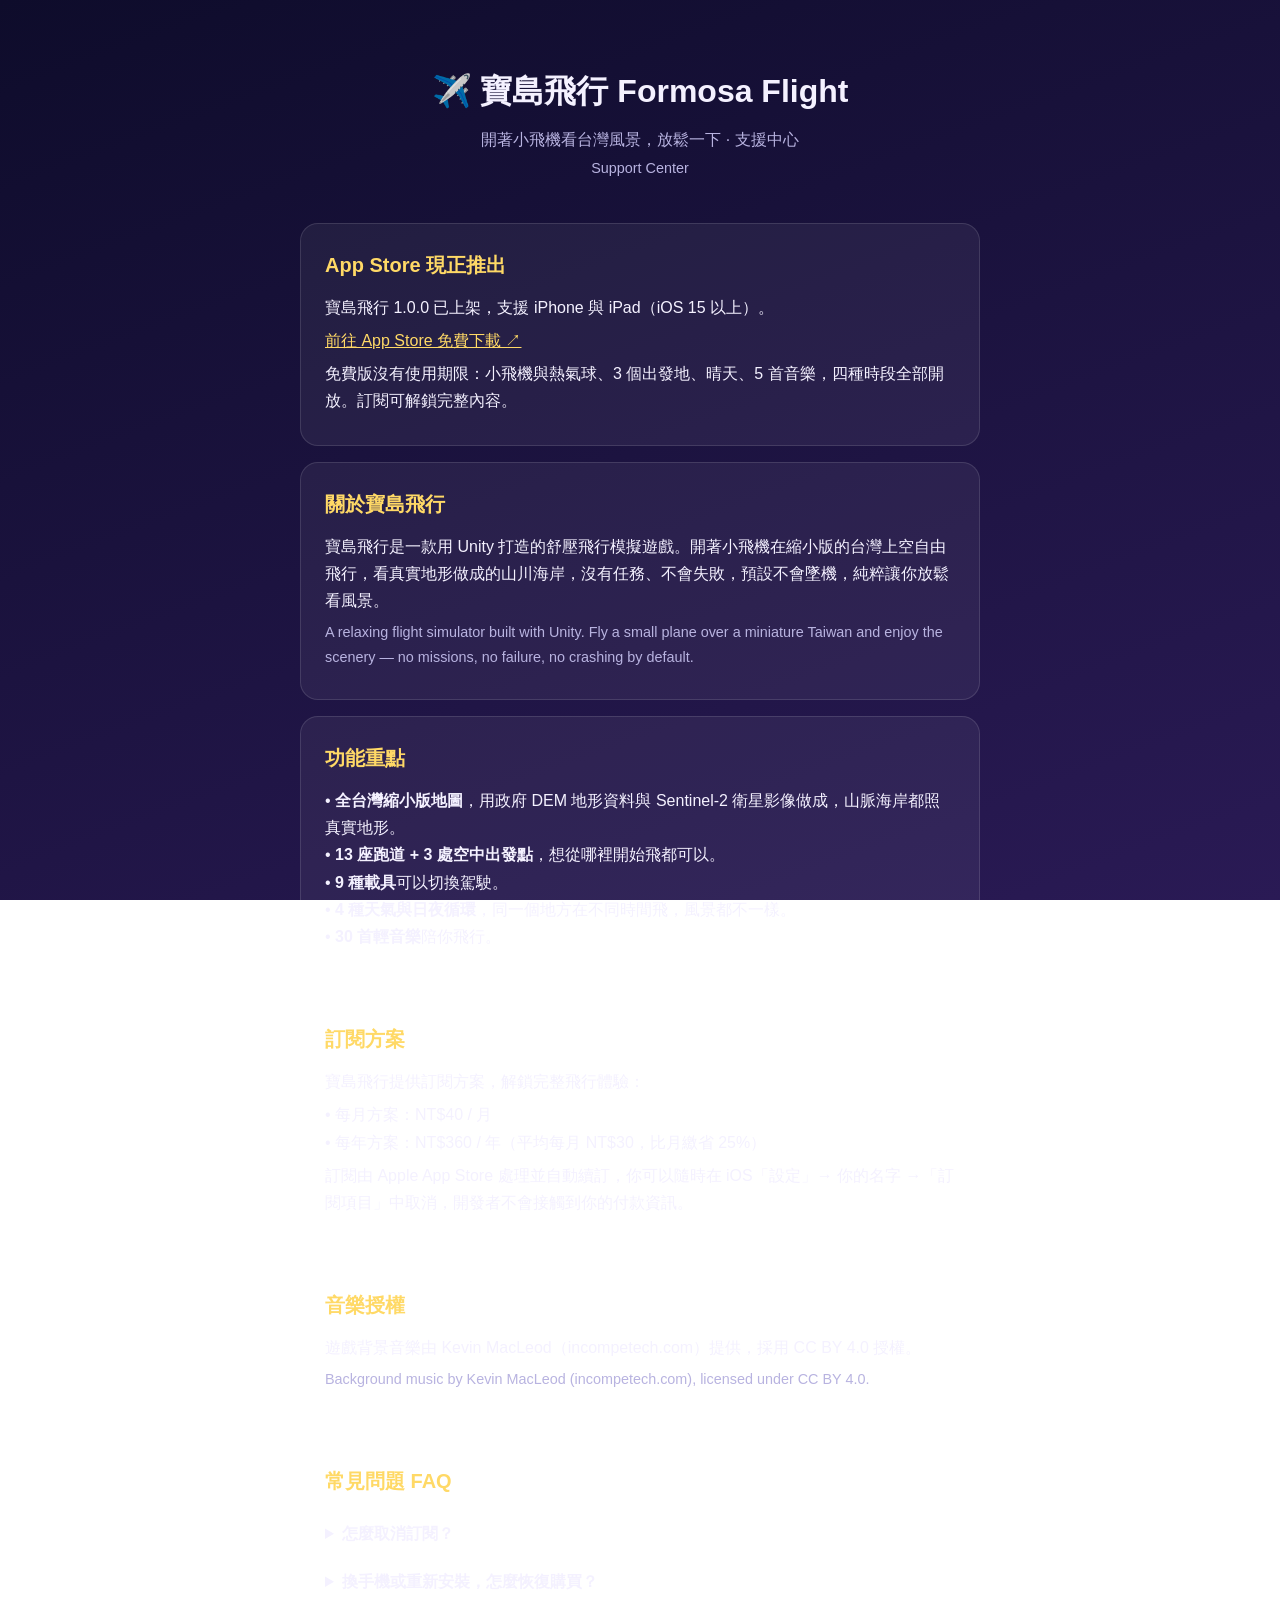
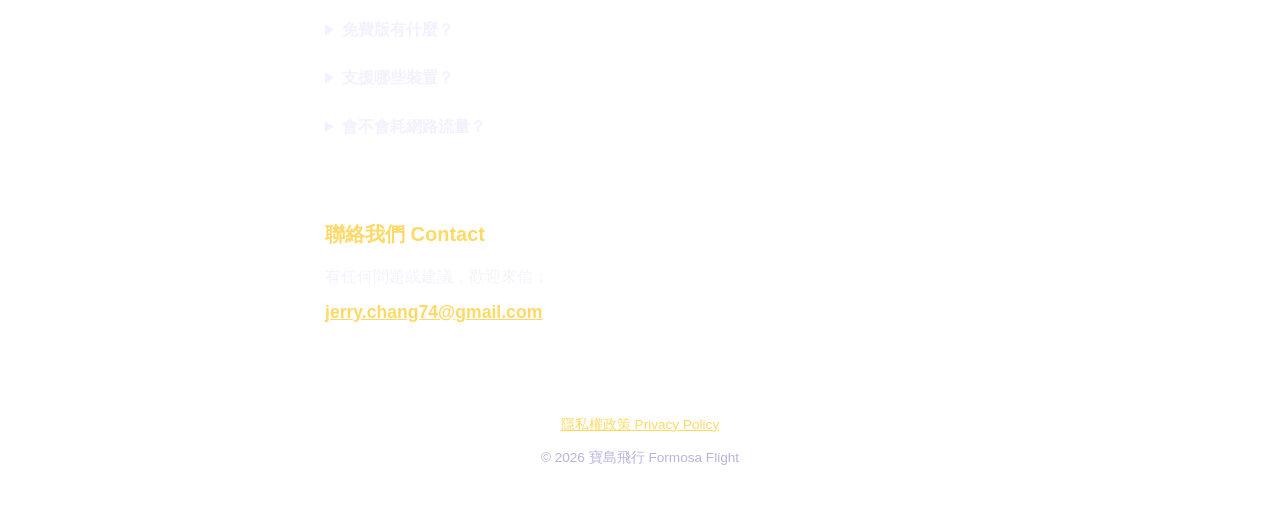
<file: index.html>
<!DOCTYPE html>
<html lang="zh-Hant">
<head>
<meta charset="UTF-8">
<meta http-equiv="Content-Security-Policy" content="default-src 'self'; script-src 'none'; style-src 'self'; img-src 'self' data:; object-src 'none'; base-uri 'self'; form-action 'none'; frame-ancestors 'none'; upgrade-insecure-requests">
<meta name="viewport" content="width=device-width, initial-scale=1.0">
<title>寶島飛行 Formosa Flight — 支援中心</title>
<link rel="stylesheet" href="style.css">
</head>
<body>
<div class="wrap">
  <header>
    <h1>✈️ 寶島飛行 Formosa Flight</h1>
    <p>開著小飛機看台灣風景，放鬆一下 · 支援中心<br><span class="en">Support Center</span></p>
  </header>

  <div class="card">
    <h2>App Store 現正推出</h2>
    <p>寶島飛行 1.0.0 已上架，支援 iPhone 與 iPad（iOS 15 以上）。</p>
    <p><a href="https://apps.apple.com/tw/app/id6815267226" target="_blank" rel="noopener noreferrer">前往 App Store 免費下載 ↗</a></p>
    <p>免費版沒有使用期限：小飛機與熱氣球、3 個出發地、晴天、5 首音樂，四種時段全部開放。訂閱可解鎖完整內容。</p>
  </div>

  <div class="card">
    <h2>關於寶島飛行</h2>
    <p>寶島飛行是一款用 Unity 打造的舒壓飛行模擬遊戲。開著小飛機在縮小版的台灣上空自由飛行，看真實地形做成的山川海岸，沒有任務、不會失敗，預設不會墜機，純粹讓你放鬆看風景。</p>
    <p class="en">A relaxing flight simulator built with Unity. Fly a small plane over a miniature Taiwan and enjoy the scenery — no missions, no failure, no crashing by default.</p>
  </div>

  <div class="card">
    <h2>功能重點</h2>
    <p>• <strong>全台灣縮小版地圖</strong>，用政府 DEM 地形資料與 Sentinel-2 衛星影像做成，山脈海岸都照真實地形。<br>
    • <strong>13 座跑道 + 3 處空中出發點</strong>，想從哪裡開始飛都可以。<br>
    • <strong>9 種載具</strong>可以切換駕駛。<br>
    • <strong>4 種天氣與日夜循環</strong>，同一個地方在不同時間飛，風景都不一樣。<br>
    • <strong>30 首輕音樂</strong>陪你飛行。</p>
  </div>

  <div class="card">
    <h2>訂閱方案</h2>
    <p>寶島飛行提供訂閱方案，解鎖完整飛行體驗：</p>
    <p>• 每月方案：NT$40 / 月<br>
    • 每年方案：NT$360 / 年（平均每月 NT$30，比月繳省 25%）</p>
    <p>訂閱由 Apple App Store 處理並自動續訂，你可以隨時在 iOS「設定」→ 你的名字 →「訂閱項目」中取消，開發者不會接觸到你的付款資訊。</p>
  </div>

  <div class="card">
    <h2>音樂授權</h2>
    <p>遊戲背景音樂由 Kevin MacLeod（incompetech.com）提供，採用 CC BY 4.0 授權。</p>
    <p class="en">Background music by Kevin MacLeod (incompetech.com), licensed under CC BY 4.0.</p>
  </div>

  <div class="card">
    <h2>常見問題 FAQ</h2>
    <details><summary>怎麼取消訂閱？</summary>
      <p>打開 iPhone／iPad 的「設定」→ 點你的名字 →「訂閱項目」→ 選「寶島飛行」→ 取消訂閱。<br>
      <span class="en">Settings → your name → Subscriptions → Formosa Flight → Cancel.</span></p></details>
    <details><summary>換手機或重新安裝，怎麼恢復購買？</summary>
      <p>打開遊戲，在主選單點「訂閱方案」→「恢復購買」，用原本購買時的 Apple ID 即可。<br>
      <span class="en">Open the game, tap "Subscription" on the main menu, then "Restore Purchases", signed in with the original Apple ID.</span></p></details>
    <details><summary>免費版有什麼？</summary>
      <p><strong>免費版</strong>（不用付費、沒有使用期限）：<br>
      • 載具 2 種：小飛機、熱氣球<br>
      • 出發地 3 處：松山機場、台中清泉崗、台東機場<br>
      • 天氣：晴天<br>
      • 音樂：5 首<br>
      • 時段：清晨、白天、傍晚、夜晚，四種全部開放</p>
      <p><strong>訂閱後解鎖</strong>：<br>
      • 載具 9 種（多了噴射機、滑翔翼、水上飛機、直升機、客機、雙翼機、飛碟）<br>
      • 出發地 16 處（全台 13 座跑道 + 3 處空中景點：台北上空、日月潭、玉山雲海）<br>
      • 天氣 4 種（多了雨天、雲海、濃霧）<br>
      • 音樂 30 首</p></details>
    <details><summary>支援哪些裝置？</summary>
      <p>支援 iPhone 與 iPad，需要 iOS 15 以上，遊戲畫面為橫向設計。</p></details>
    <details><summary>會不會耗網路流量？</summary>
      <p>不會。寶島飛行完全單機運作，地形與音樂資料都已經包在 App 安裝檔裡，遊玩時不需要連網，也不會額外耗用流量。</p></details>
  </div>

  <div class="card">
    <h2>聯絡我們 Contact</h2>
    <p>有任何問題或建議，歡迎來信：</p>
    <p class="email"><a href="mailto:jerry.chang74@gmail.com">jerry.chang74@gmail.com</a></p>
  </div>

  <footer>
    <p><a href="privacy.html">隱私權政策 Privacy Policy</a></p>
    <p>© 2026 寶島飛行 Formosa Flight</p>
  </footer>
</div>
</body>
</html>
</file>
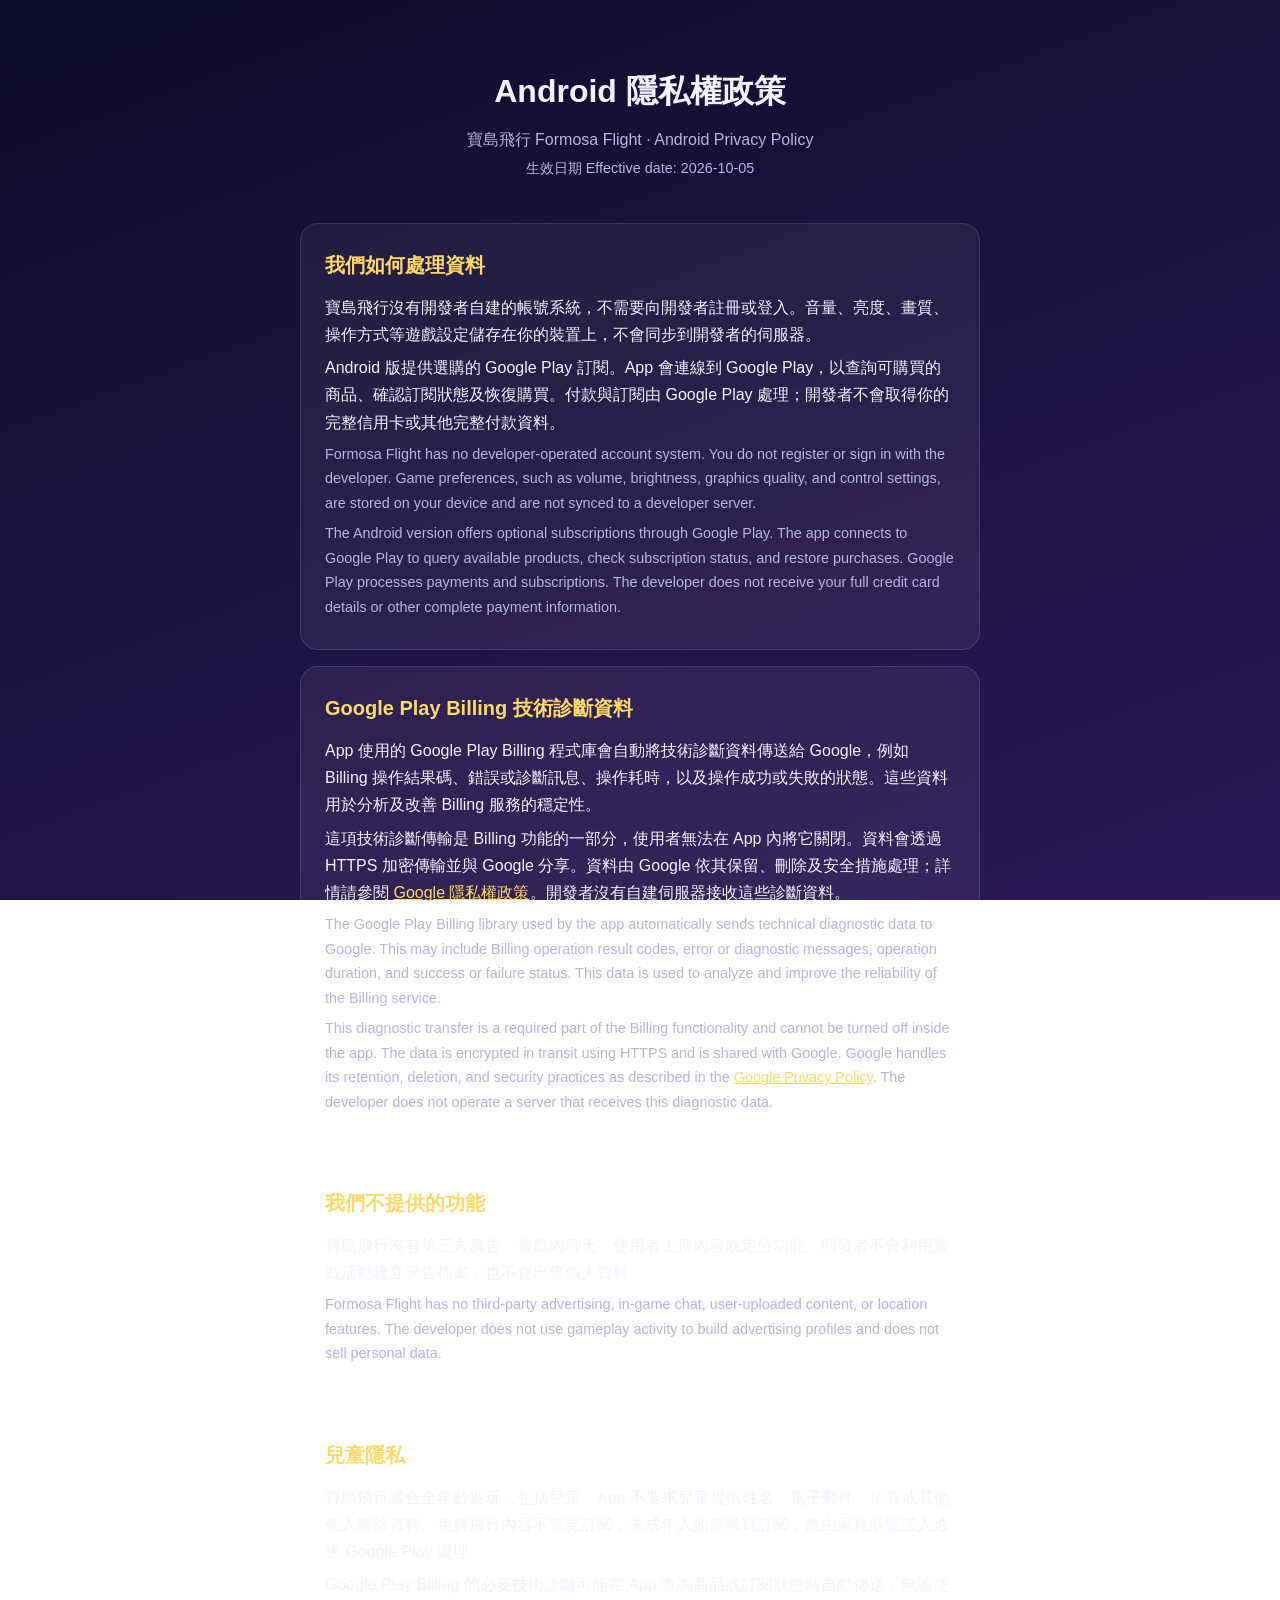
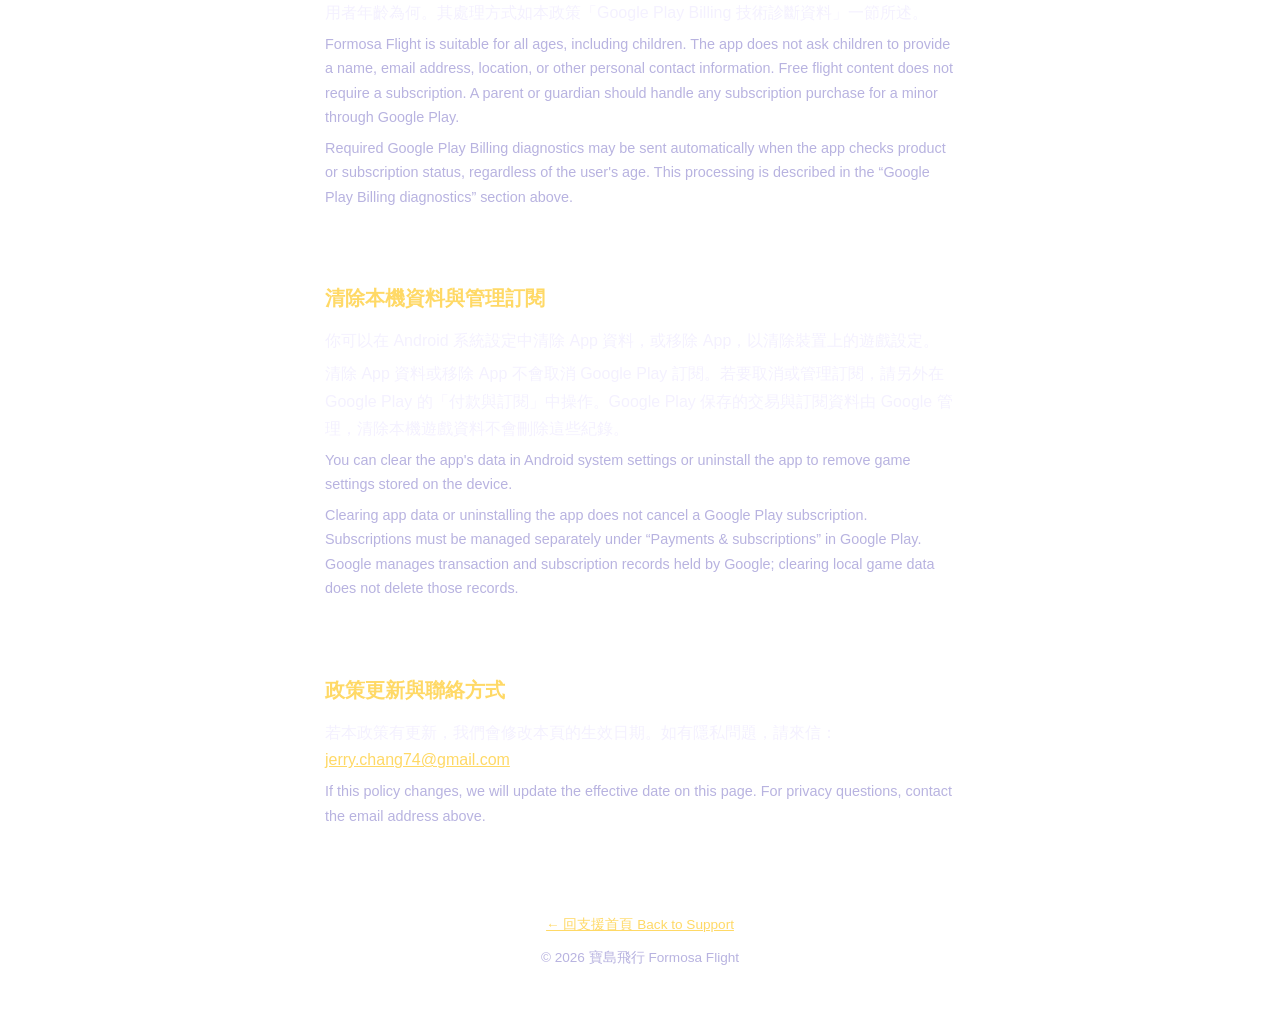
<file: android-privacy.html>
<!DOCTYPE html>
<html lang="zh-Hant">
<head>
<meta charset="UTF-8">
<meta http-equiv="Content-Security-Policy" content="default-src 'self'; script-src 'none'; style-src 'self'; img-src 'self' data:; object-src 'none'; base-uri 'self'; form-action 'none'; frame-ancestors 'none'; upgrade-insecure-requests">
<meta name="viewport" content="width=device-width, initial-scale=1.0">
<title>寶島飛行 Formosa Flight — Android 隱私權政策</title>
<link rel="stylesheet" href="style.css">
</head>
<body>
<div class="wrap">
  <header>
    <h1>Android 隱私權政策</h1>
    <p>寶島飛行 Formosa Flight · Android Privacy Policy<br><span class="en">生效日期 Effective date: 2026-10-05</span></p>
  </header>

  <div class="card">
    <h2>我們如何處理資料</h2>
    <p>寶島飛行沒有開發者自建的帳號系統，不需要向開發者註冊或登入。音量、亮度、畫質、操作方式等遊戲設定儲存在你的裝置上，不會同步到開發者的伺服器。</p>
    <p>Android 版提供選購的 Google Play 訂閱。App 會連線到 Google Play，以查詢可購買的商品、確認訂閱狀態及恢復購買。付款與訂閱由 Google Play 處理；開發者不會取得你的完整信用卡或其他完整付款資料。</p>
    <p class="en">Formosa Flight has no developer-operated account system. You do not register or sign in with the developer. Game preferences, such as volume, brightness, graphics quality, and control settings, are stored on your device and are not synced to a developer server.</p>
    <p class="en">The Android version offers optional subscriptions through Google Play. The app connects to Google Play to query available products, check subscription status, and restore purchases. Google Play processes payments and subscriptions. The developer does not receive your full credit card details or other complete payment information.</p>
  </div>

  <div class="card">
    <h2>Google Play Billing 技術診斷資料</h2>
    <p>App 使用的 Google Play Billing 程式庫會自動將技術診斷資料傳送給 Google，例如 Billing 操作結果碼、錯誤或診斷訊息、操作耗時，以及操作成功或失敗的狀態。這些資料用於分析及改善 Billing 服務的穩定性。</p>
    <p>這項技術診斷傳輸是 Billing 功能的一部分，使用者無法在 App 內將它關閉。資料會透過 HTTPS 加密傳輸並與 Google 分享。資料由 Google 依其保留、刪除及安全措施處理；詳情請參閱 <a href="https://policies.google.com/privacy" target="_blank" rel="noopener noreferrer">Google 隱私權政策</a>。開發者沒有自建伺服器接收這些診斷資料。</p>
    <p class="en">The Google Play Billing library used by the app automatically sends technical diagnostic data to Google. This may include Billing operation result codes, error or diagnostic messages, operation duration, and success or failure status. This data is used to analyze and improve the reliability of the Billing service.</p>
    <p class="en">This diagnostic transfer is a required part of the Billing functionality and cannot be turned off inside the app. The data is encrypted in transit using HTTPS and is shared with Google. Google handles its retention, deletion, and security practices as described in the <a href="https://policies.google.com/privacy" target="_blank" rel="noopener noreferrer">Google Privacy Policy</a>. The developer does not operate a server that receives this diagnostic data.</p>
  </div>

  <div class="card">
    <h2>我們不提供的功能</h2>
    <p>寶島飛行沒有第三方廣告、遊戲內聊天、使用者上傳內容或定位功能。開發者不會利用遊戲活動建立廣告檔案，也不會出售個人資料。</p>
    <p class="en">Formosa Flight has no third-party advertising, in-game chat, user-uploaded content, or location features. The developer does not use gameplay activity to build advertising profiles and does not sell personal data.</p>
  </div>

  <div class="card">
    <h2>兒童隱私</h2>
    <p>寶島飛行適合全年齡遊玩，包括兒童。App 不要求兒童提供姓名、電子郵件、位置或其他個人聯絡資料。免費飛行內容不需要訂閱；未成年人如需購買訂閱，應由家長或監護人透過 Google Play 處理。</p>
    <p>Google Play Billing 的必要技術診斷可能在 App 查詢商品或訂閱狀態時自動傳送，無論使用者年齡為何。其處理方式如本政策「Google Play Billing 技術診斷資料」一節所述。</p>
    <p class="en">Formosa Flight is suitable for all ages, including children. The app does not ask children to provide a name, email address, location, or other personal contact information. Free flight content does not require a subscription. A parent or guardian should handle any subscription purchase for a minor through Google Play.</p>
    <p class="en">Required Google Play Billing diagnostics may be sent automatically when the app checks product or subscription status, regardless of the user's age. This processing is described in the “Google Play Billing diagnostics” section above.</p>
  </div>

  <div class="card">
    <h2>清除本機資料與管理訂閱</h2>
    <p>你可以在 Android 系統設定中清除 App 資料，或移除 App，以清除裝置上的遊戲設定。</p>
    <p>清除 App 資料或移除 App 不會取消 Google Play 訂閱。若要取消或管理訂閱，請另外在 Google Play 的「付款與訂閱」中操作。Google Play 保存的交易與訂閱資料由 Google 管理，清除本機遊戲資料不會刪除這些紀錄。</p>
    <p class="en">You can clear the app's data in Android system settings or uninstall the app to remove game settings stored on the device.</p>
    <p class="en">Clearing app data or uninstalling the app does not cancel a Google Play subscription. Subscriptions must be managed separately under “Payments &amp; subscriptions” in Google Play. Google manages transaction and subscription records held by Google; clearing local game data does not delete those records.</p>
  </div>

  <div class="card">
    <h2>政策更新與聯絡方式</h2>
    <p>若本政策有更新，我們會修改本頁的生效日期。如有隱私問題，請來信：<br>
    <a href="mailto:jerry.chang74@gmail.com">jerry.chang74@gmail.com</a></p>
    <p class="en">If this policy changes, we will update the effective date on this page. For privacy questions, contact the email address above.</p>
  </div>

  <footer>
    <p><a href="index.html">← 回支援首頁 Back to Support</a></p>
    <p>© 2026 寶島飛行 Formosa Flight</p>
  </footer>
</div>
</body>
</html>
</file>
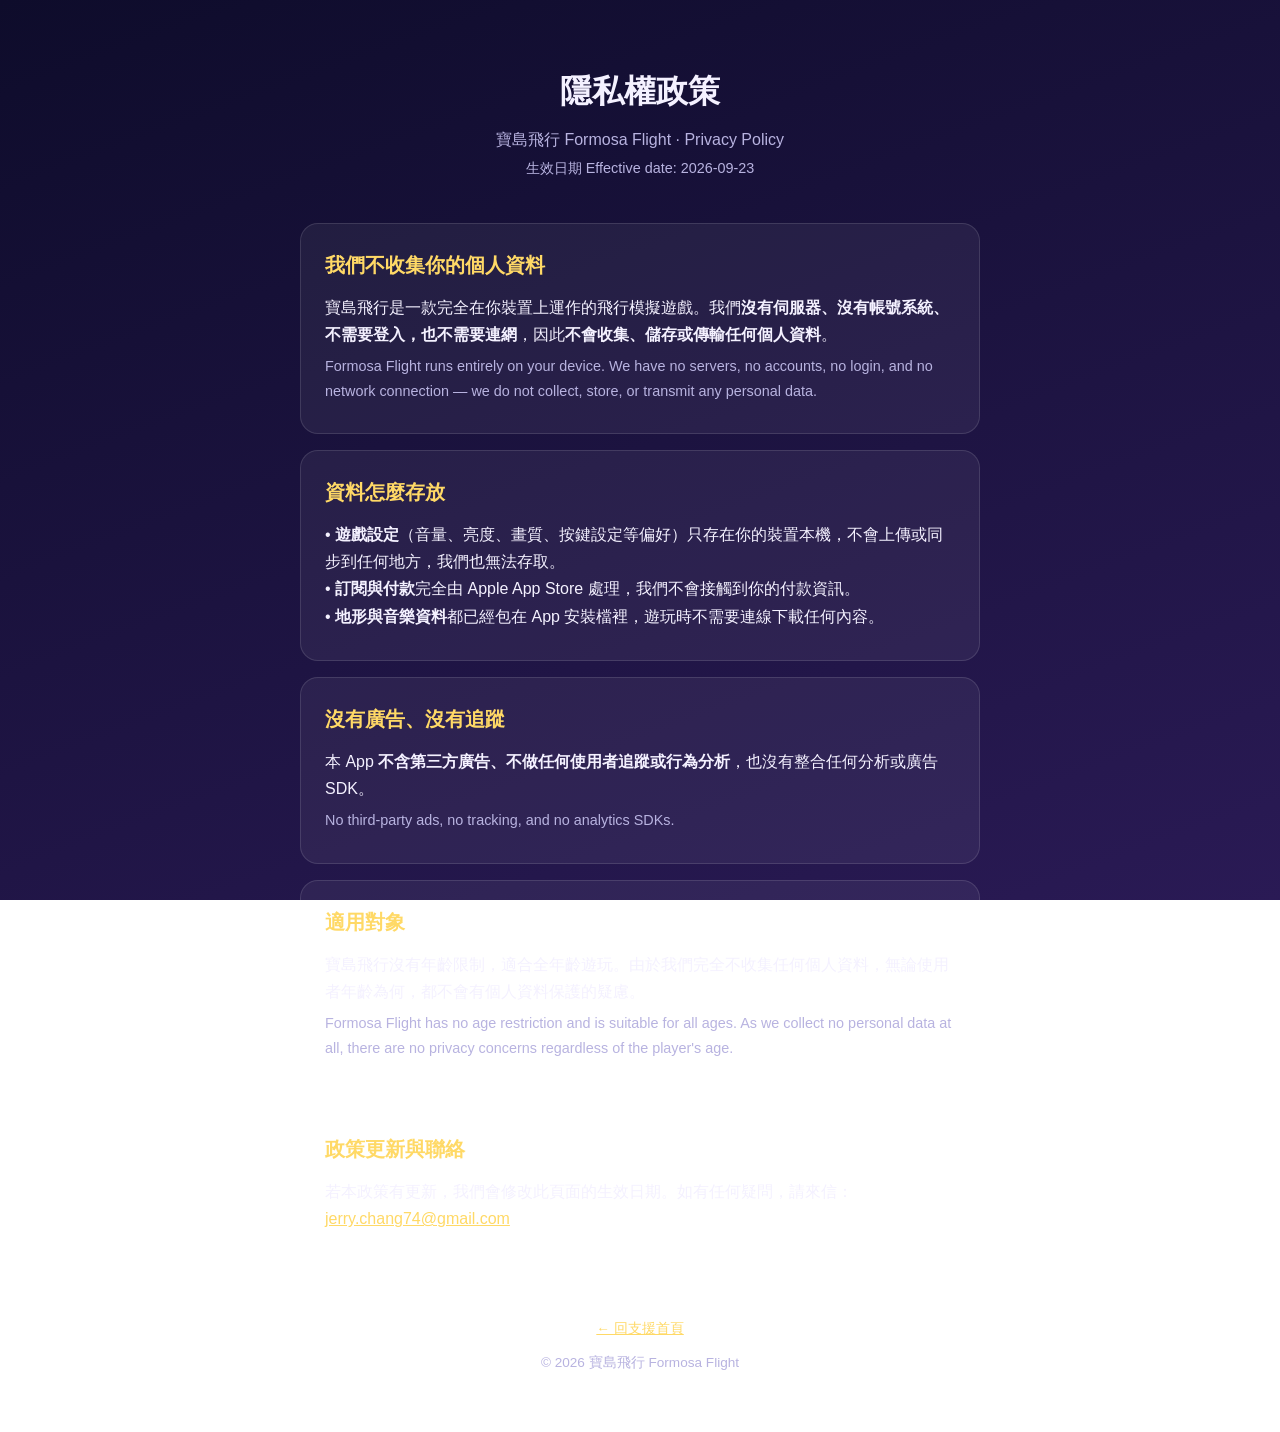
<file: privacy.html>
<!DOCTYPE html>
<html lang="zh-Hant">
<head>
<meta charset="UTF-8">
<meta http-equiv="Content-Security-Policy" content="default-src 'self'; script-src 'none'; style-src 'self'; img-src 'self' data:; object-src 'none'; base-uri 'self'; form-action 'none'; frame-ancestors 'none'; upgrade-insecure-requests">
<meta name="viewport" content="width=device-width, initial-scale=1.0">
<title>寶島飛行 Formosa Flight — 隱私權政策</title>
<link rel="stylesheet" href="style.css">
</head>
<body>
<div class="wrap">
  <header>
    <h1>隱私權政策</h1>
    <p>寶島飛行 Formosa Flight · Privacy Policy<br><span class="en">生效日期 Effective date: 2026-09-23</span></p>
  </header>

  <div class="card">
    <h2>我們不收集你的個人資料</h2>
    <p>寶島飛行是一款完全在你裝置上運作的飛行模擬遊戲。我們<strong>沒有伺服器、沒有帳號系統、不需要登入，也不需要連網</strong>，因此<strong>不會收集、儲存或傳輸任何個人資料</strong>。</p>
    <p class="en">Formosa Flight runs entirely on your device. We have no servers, no accounts, no login, and no network connection — we do not collect, store, or transmit any personal data.</p>
  </div>

  <div class="card">
    <h2>資料怎麼存放</h2>
    <p>• <strong>遊戲設定</strong>（音量、亮度、畫質、按鍵設定等偏好）只存在你的裝置本機，不會上傳或同步到任何地方，我們也無法存取。<br>
    • <strong>訂閱與付款</strong>完全由 Apple App Store 處理，我們不會接觸到你的付款資訊。<br>
    • <strong>地形與音樂資料</strong>都已經包在 App 安裝檔裡，遊玩時不需要連線下載任何內容。</p>
  </div>

  <div class="card">
    <h2>沒有廣告、沒有追蹤</h2>
    <p>本 App <strong>不含第三方廣告、不做任何使用者追蹤或行為分析</strong>，也沒有整合任何分析或廣告 SDK。</p>
    <p class="en">No third-party ads, no tracking, and no analytics SDKs.</p>
  </div>

  <div class="card">
    <h2>適用對象</h2>
    <p>寶島飛行沒有年齡限制，適合全年齡遊玩。由於我們完全不收集任何個人資料，無論使用者年齡為何，都不會有個人資料保護的疑慮。</p>
    <p class="en">Formosa Flight has no age restriction and is suitable for all ages. As we collect no personal data at all, there are no privacy concerns regardless of the player's age.</p>
  </div>

  <div class="card">
    <h2>政策更新與聯絡</h2>
    <p>若本政策有更新，我們會修改此頁面的生效日期。如有任何疑問，請來信：<br>
    <a href="mailto:jerry.chang74@gmail.com">jerry.chang74@gmail.com</a></p>
  </div>

  <footer>
    <p><a href="index.html">← 回支援首頁</a></p>
    <p>© 2026 寶島飛行 Formosa Flight</p>
  </footer>
</div>
</body>
</html>
</file>
<file: style.css>
:root { --ink:#f4f1ff; --soft:#b8b3e0; --accent:#ffd966; }
* { box-sizing:border-box; margin:0; padding:0; }
body {
  font-family:-apple-system,"PingFang TC","Helvetica Neue",sans-serif;
  background:linear-gradient(160deg,#0e0c2b,#2a1a55);
  background-attachment:fixed; color:var(--ink); line-height:1.7;
  padding:24px; min-height:100vh;
}
.wrap { max-width:680px; margin:0 auto; }
header { text-align:center; padding:40px 0 20px; }
header h1 { font-size:2rem; margin-bottom:8px; }
header p { color:var(--soft); }
.card {
  background:rgba(255,255,255,0.06); border:1px solid rgba(255,255,255,0.12);
  border-radius:18px; padding:24px; margin:16px 0;
}
h2 { font-size:1.25rem; margin-bottom:12px; color:var(--accent); }
details { border-bottom:1px solid rgba(255,255,255,0.08); }
summary { cursor:pointer; font-weight:600; padding:10px 0; }
details p { color:var(--soft); padding:4px 0 12px; }
a { color:var(--accent); }
.email { font-size:1.1rem; font-weight:600; margin-top:8px; }
.en { color:var(--soft); font-size:0.9rem; }
p { margin:6px 0; }
strong { color:var(--ink); }
footer { text-align:center; color:var(--soft); font-size:0.85rem; padding:28px 0; }
footer a { display:inline-block; margin:4px 0; }
</file>
